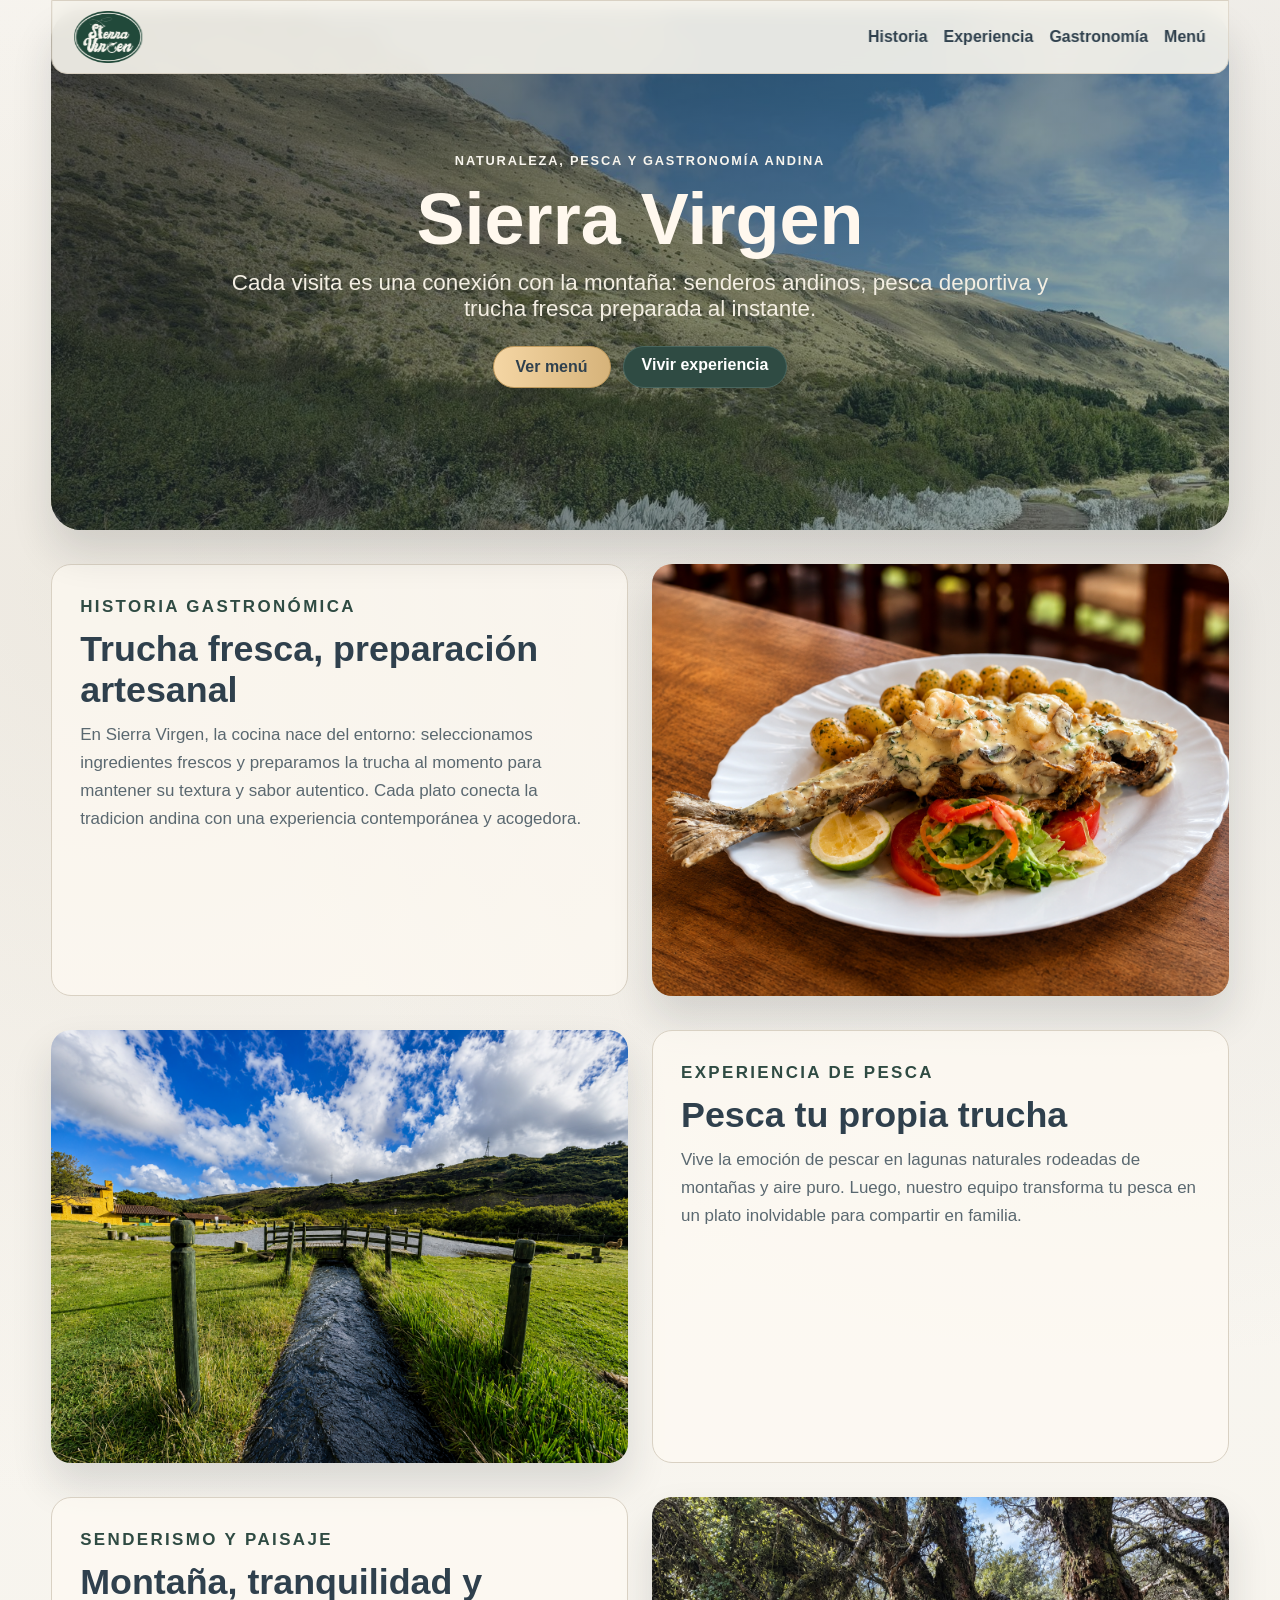
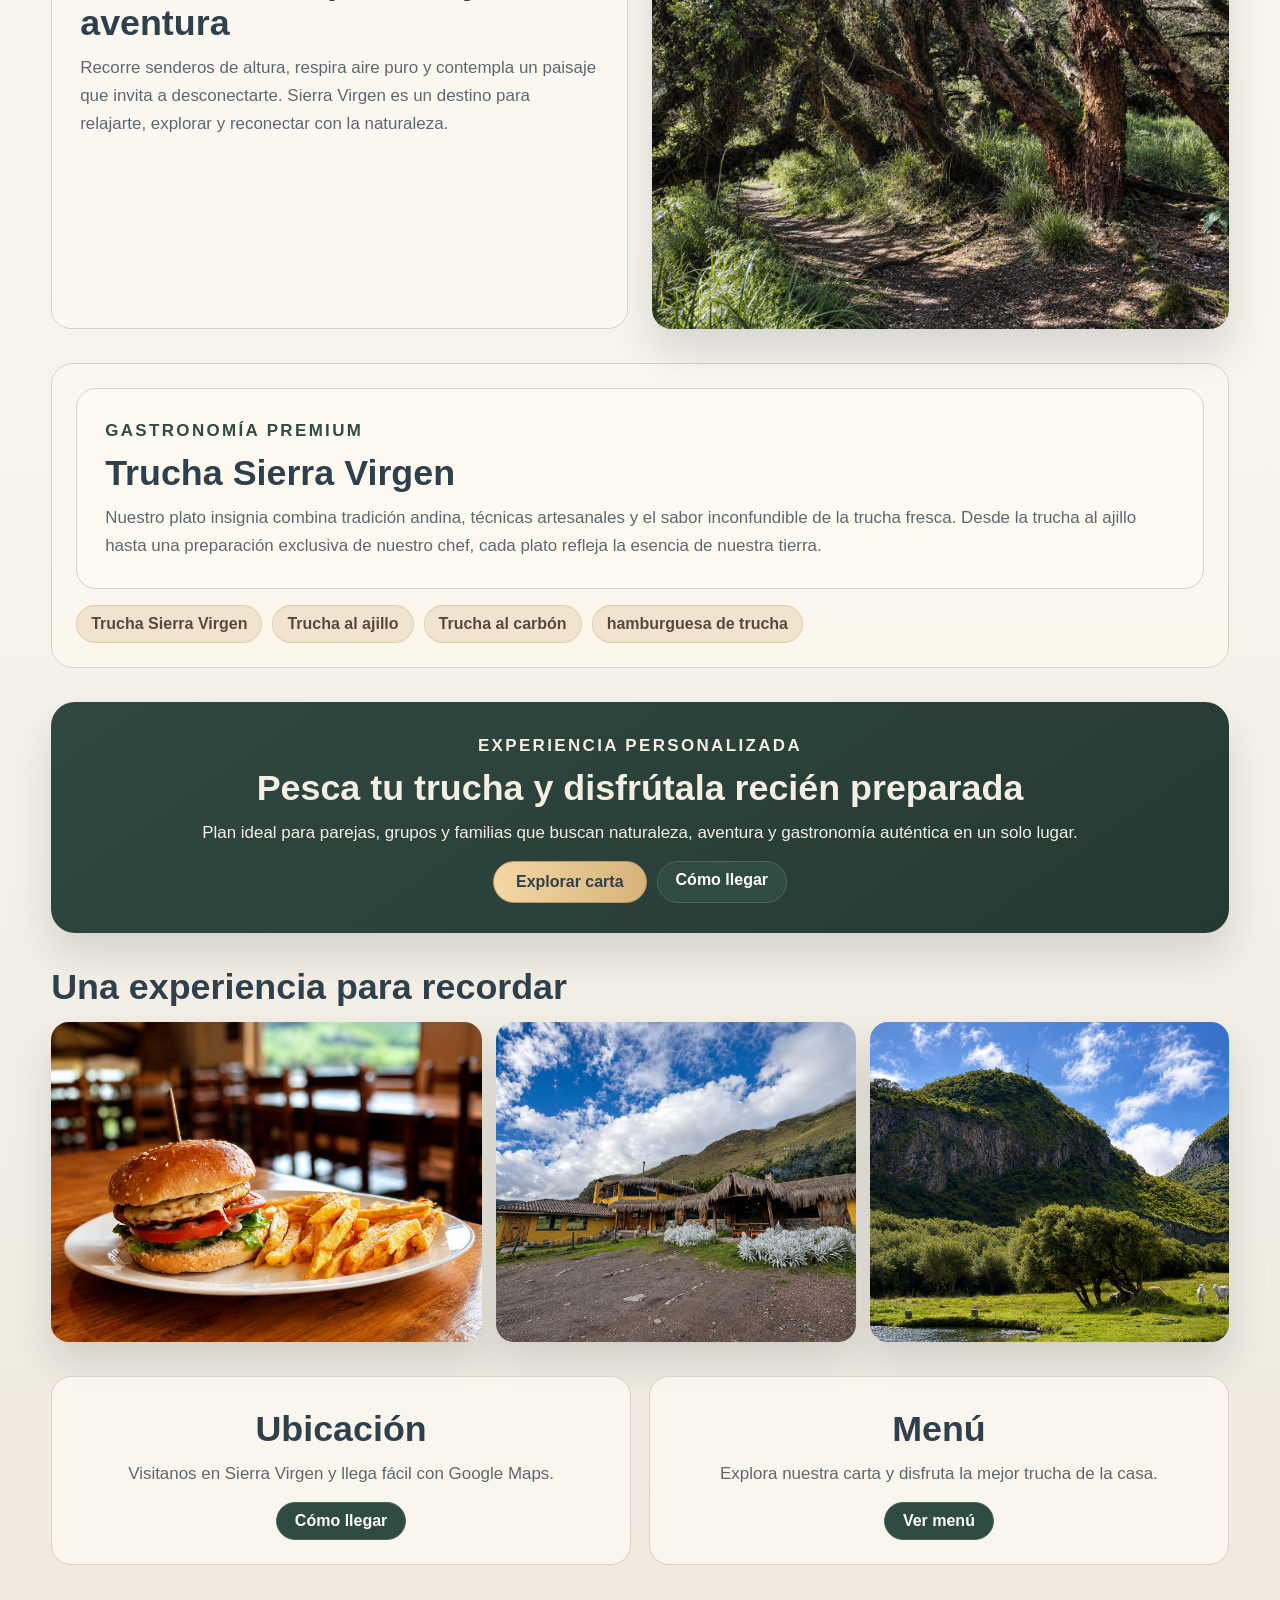
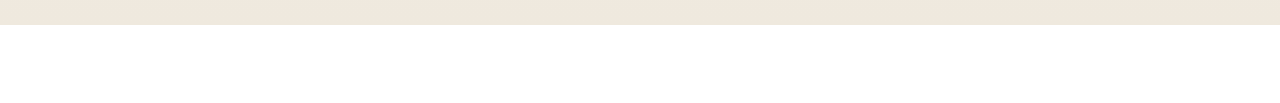
<file: index.html>
<!doctype html>
<html lang="es">
<head>
  <meta charset="UTF-8">
  <meta name="viewport" content="width=device-width, initial-scale=1.0">
  <title>Sierra Virgen | Experiencia Andina</title>
  <link rel="stylesheet" href="styles.css">
</head>
<body>
  <header class="topbar">
    <img class="brand-logo" src="Logo1.png" alt="Sierra Virgen" loading="eager">
    <nav class="topnav" aria-label="Navegacion principal">
      <a href="#historia">Historia</a>
      <a href="#experiencia">Experiencia</a>
      <a href="#gastronomia">Gastronomía</a>
      <a href="menu.html">Menú</a>
    </nav>
  </header>

  <main class="page premium">
    <section class="hero hero-premium">
      <img class="hero-bg" src="fondoTitulos.png" alt="" loading="eager">
      <div class="hero-overlay"></div>
      <div class="hero-content">
        <p class="eyebrow">Naturaleza, pesca y gastronomía andina</p>
        <h1>Sierra Virgen</h1>
        <p class="tagline">Cada visita es una conexión con la montaña: senderos andinos, pesca deportiva y trucha fresca preparada al instante.</p>
        <div class="hero-actions">
          <a class="btn btn-primary" href="menu.html">Ver menú</a>
          <a class="btn btn-ghost" href="#experiencia">Vivir experiencia</a>
        </div>
      </div>
    </section>

    <section class="story-grid" id="historia" aria-label="Historia gastronomica">
      <article class="text-card">
        <p class="eyebrow">Historia gastronómica</p>
        <h2>Trucha fresca, preparación artesanal</h2>
        <p>En Sierra Virgen, la cocina nace del entorno: seleccionamos ingredientes frescos y preparamos la trucha al momento para mantener su textura y sabor autentico. Cada plato conecta la tradicion andina con una experiencia contemporánea y acogedora.</p>
      </article>
      <img class="section-photo" src="TruchaSierraVirgen.png" alt="Preparacion artesanal " loading="lazy">
    </section>

    <section class="split" id="experiencia" aria-label="Experiencia de pesca deportiva">
      <img class="section-photo" src="laguna 1.png" alt="Pesca deportiva" loading="lazy">
      <article class="text-card">
        <p class="eyebrow">Experiencia de pesca</p>
        <h2>Pesca tu propia trucha</h2>
        <p>Vive la emoción de pescar en lagunas naturales rodeadas de montañas y aire puro. Luego, nuestro equipo transforma tu pesca en un plato inolvidable para compartir en familia.</p>
      </article>
    </section>

    <section class="split reverse" aria-label="Senderismo y paisaje andino">
      <img class="section-photo" src="Sendero.png" alt="Senderos y paisajes andinos" loading="lazy">
      <article class="text-card">
        <p class="eyebrow">Senderismo y paisaje</p>
        <h2>Montaña, tranquilidad y aventura</h2>
        <p>Recorre senderos de altura, respira aire puro y contempla un paisaje que invita a desconectarte. Sierra Virgen es un destino para relajarte, explorar y reconectar con la naturaleza.</p>
      </article>
    </section>

    <section class="gastronomy" id="gastronomia" aria-label="Gastronomia premium">
      <article class="text-card wide">
        <p class="eyebrow">Gastronomía premium</p>
        <h2>Trucha Sierra Virgen</h2>
        <p>Nuestro plato insignia combina tradición andina, técnicas artesanales y el sabor inconfundible de la trucha fresca. Desde la trucha al ajillo hasta una preparación exclusiva de nuestro chef, cada plato refleja la esencia de nuestra tierra.</p>
      </article>
      <div class="dish-list">
        <article class="dish-pill">Trucha Sierra Virgen</article>
        <article class="dish-pill">Trucha al ajillo</article>
        <article class="dish-pill">Trucha al carbón</article>
        <article class="dish-pill">hamburguesa de trucha</article>
      </div>
    </section>

    <section class="cta-experience" aria-label="Experiencia personalizada">
      <p class="eyebrow">Experiencia personalizada</p>
      <h2>Pesca tu trucha y disfrútala recién preparada</h2>
      <p>Plan ideal para parejas, grupos y familias que buscan naturaleza, aventura y gastronomía auténtica en un solo lugar.</p>
      <div class="location-actions">
        <a class="btn btn-primary" href="menu.html">Explorar carta</a>
        <a class="btn btn-ghost" href="https://maps.app.goo.gl/nBw2a1eak3SuN5ys7" target="_blank" rel="noopener noreferrer">Cómo llegar</a>
      </div>
    </section>

    <section class="editorial" aria-label="Galeria visual editorial">
      <h2>Una experiencia para recordar</h2>
      <div class="editorial-grid">
        <img src="Hamburguesa 1.png" alt="Plato de trucha en montaje editorial" loading="lazy">
        <img src="restaurante 2.png" alt="Lago y montanas en entorno andino" loading="lazy">
        <img src="ArbolPesca 3.png" alt="Familia disfrutando experiencia Sierra Virgen" loading="lazy">
      </div>
    </section>

    <section class="info-grid" aria-label="Accesos rapidos">
      <section class="location" id="ubicacion" aria-label="Ubicacion del restaurante">
        <h2>Ubicación</h2>
        <p>Visitanos en Sierra Virgen y llega fácil con Google Maps.</p>
        <div class="location-actions">
          <a class="btn btn-ghost" href="https://maps.app.goo.gl/nBw2a1eak3SuN5ys7" target="_blank" rel="noopener noreferrer">Cómo llegar</a>
        </div>
      </section>

      <section class="location" aria-label="Acceso al menu digital">
        <h2>Menú</h2>
        <p>Explora nuestra carta y disfruta la mejor trucha de la casa.</p>
        <div class="location-actions">
          <a class="btn btn-ghost" href="menu.html">Ver menú</a>
        </div>
      </section>
    </section>

  </main>

<script>
  const topbar = document.querySelector('.topbar');
  const hero = document.querySelector('.hero');
  if (topbar && hero) {
    const observer = new IntersectionObserver(([entry]) => {
      topbar.classList.toggle('fixed', !entry.isIntersecting);
    }, { rootMargin: '-60px 0px 0px' });
    observer.observe(hero);
  }
</script>
</body>
</html>
</file>
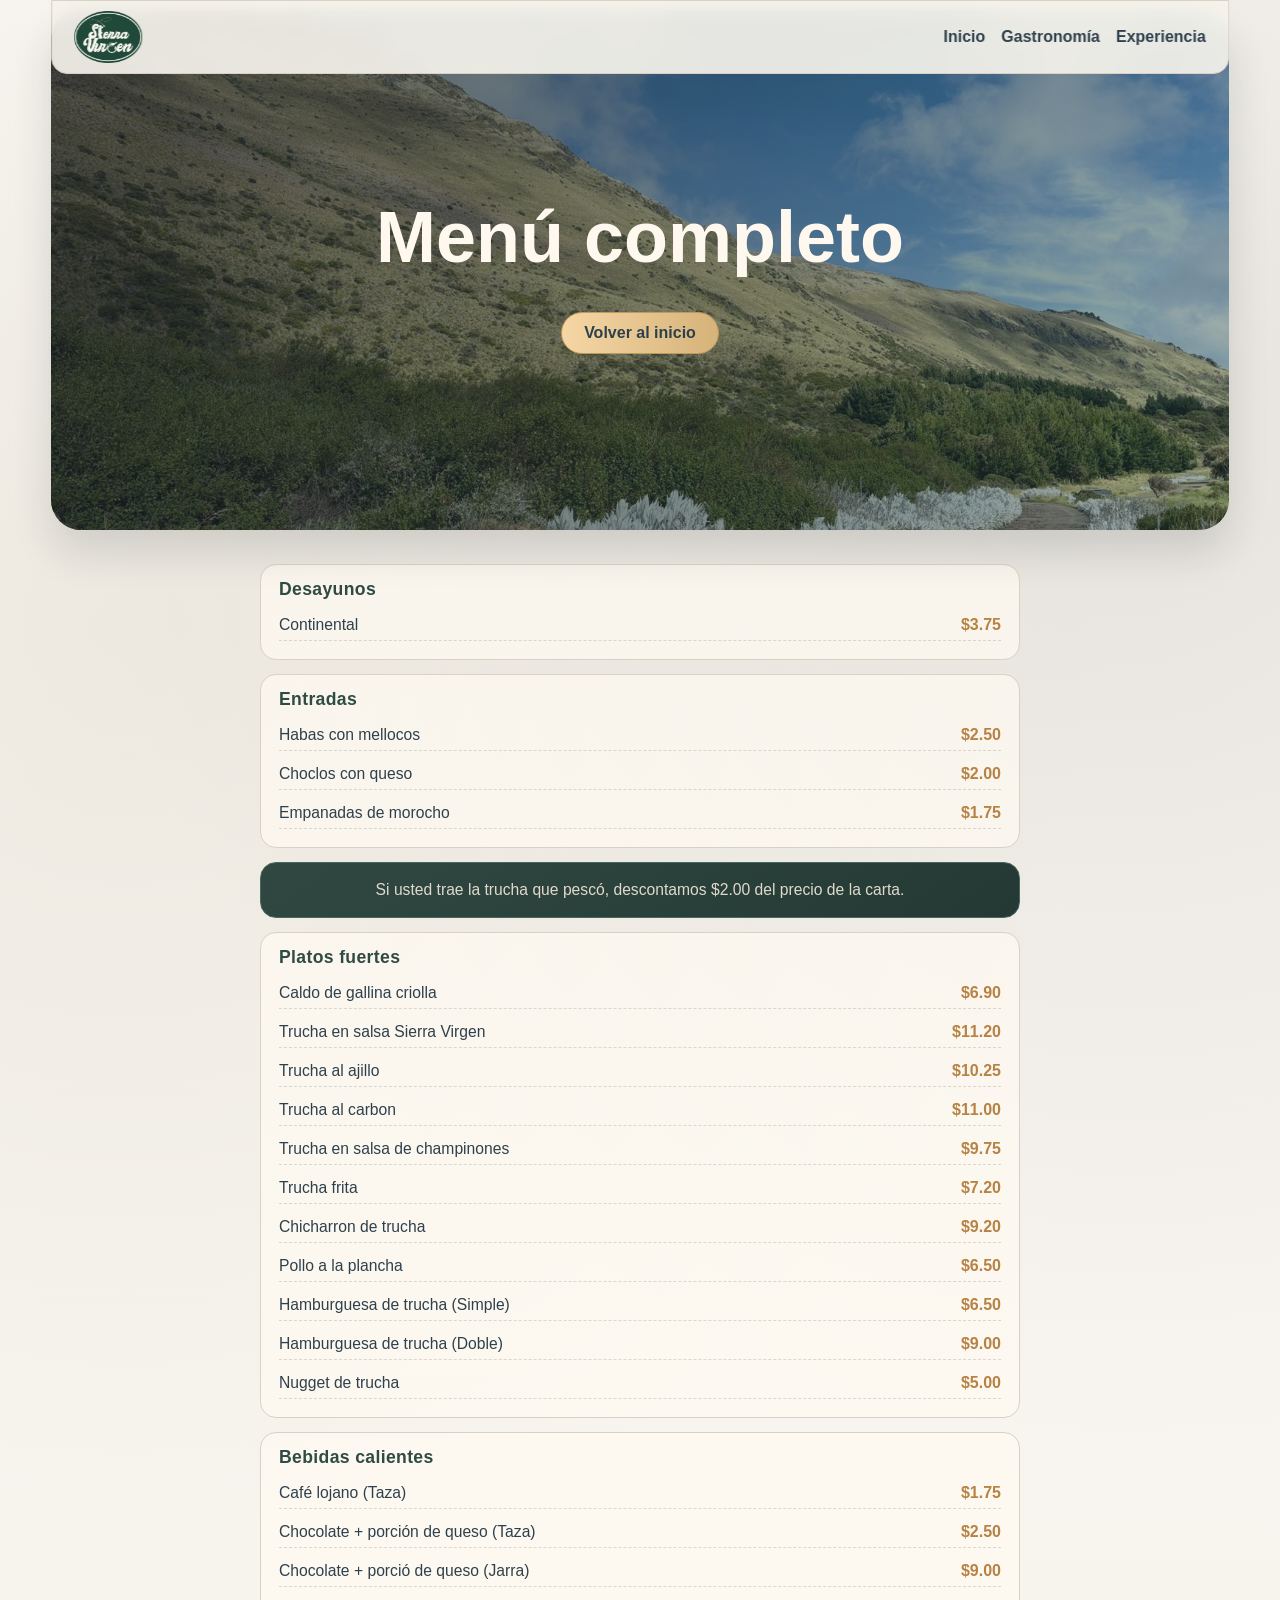
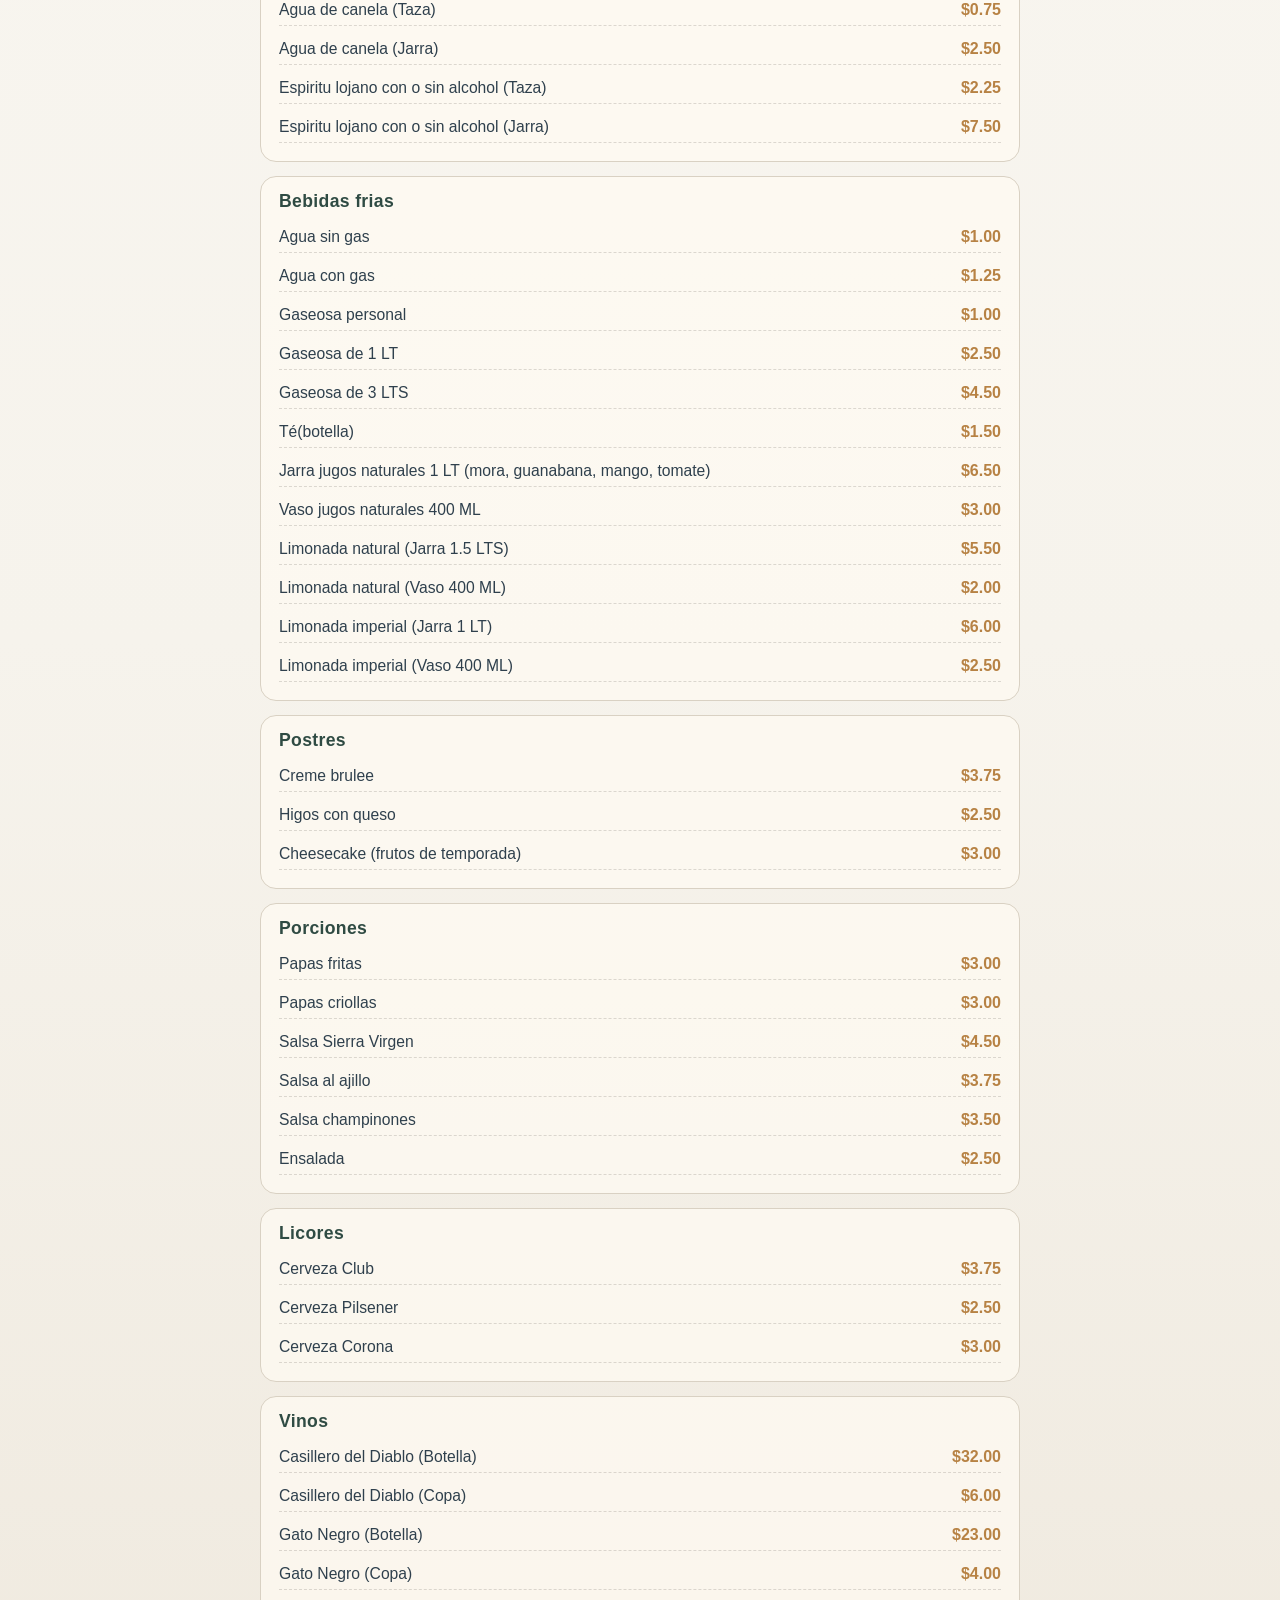
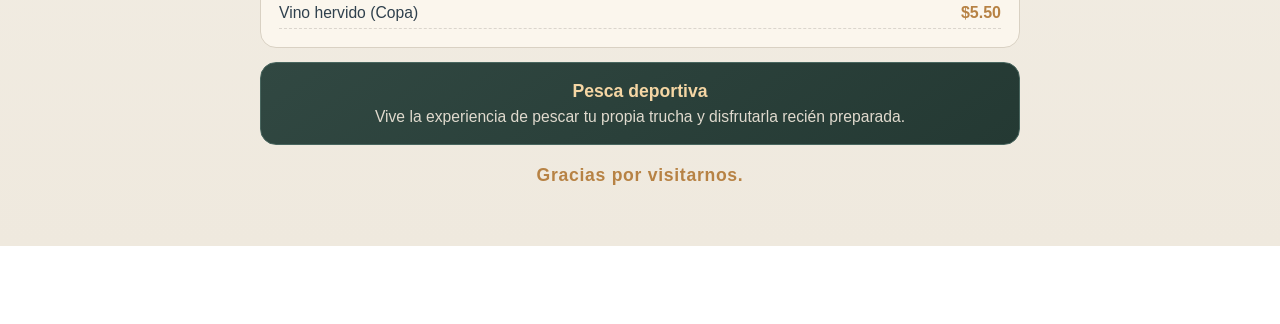
<file: menu.html>
<!doctype html>
<html lang="es">
<head>
  <meta charset="UTF-8">
  <meta name="viewport" content="width=device-width, initial-scale=1.0">
  <title>Sierra Virgen | Carta</title>
  <link rel="stylesheet" href="styles.css">
</head>
<body>
  <header class="topbar">
    <img class="brand-logo" src="Logo1.png" alt="Sierra Virgen" loading="eager">
    <nav class="topnav" aria-label="Navegacion principal">
      <a href="index.html">Inicio</a>
      <a href="index.html#gastronomia">Gastronomía</a>
      <a href="index.html#experiencia">Experiencia</a>
    </nav>
  </header>

  <main class="page">
    <section class="hero">
      <img class="hero-bg" src="fondoTitulos.png" alt="" loading="eager">
      <div class="hero-overlay"></div>
      <div class="hero-content">
        <h1>Menú completo</h1>
        <div class="hero-actions">
          <a class="btn btn-primary" href="index.html">Volver al inicio</a>
        </div>
      </div>
    </section>

    <section class="menu-section" id="menu" aria-label="Menu completo">
      <div class="menu-written" aria-label="Carta escrita de Sierra Virgen">

        <div class="menu-block">
          <h3 class="menu-heading">Desayunos</h3>
          <ul>
            <li><span>Continental</span><strong>$3.75</strong></li>
          </ul>
        </div>

        <div class="menu-block">
          <h3 class="menu-heading">Entradas</h3>
          <ul>
            <li><span>Habas con mellocos</span><strong>$2.50</strong></li>
            <li><span>Choclos con queso</span><strong>$2.00</strong></li>
            <li><span>Empanadas de morocho</span><strong>$1.75</strong></li>
          </ul>
        </div>

        <section class="promo">
          <p>Si usted trae la trucha que pescó, descontamos $2.00 del precio de la carta.</p>
        </section>

        <div class="menu-block">
          <h3 class="menu-heading">Platos fuertes</h3>
          <ul>
            <li><span>Caldo de gallina criolla</span><strong>$6.90</strong></li>
            <li><span>Trucha en salsa Sierra Virgen</span><strong>$11.20</strong></li>
            <li><span>Trucha al ajillo</span><strong>$10.25</strong></li>
            <li><span>Trucha al carbon</span><strong>$11.00</strong></li>
            <li><span>Trucha en salsa de champinones</span><strong>$9.75</strong></li>
            <li><span>Trucha frita</span><strong>$7.20</strong></li>
            <li><span>Chicharron de trucha</span><strong>$9.20</strong></li>
            <li><span>Pollo a la plancha</span><strong>$6.50</strong></li>
            <li><span>Hamburguesa de trucha (Simple)</span><strong>$6.50</strong></li>
            <li><span>Hamburguesa de trucha (Doble)</span><strong>$9.00</strong></li>
            <li><span>Nugget de trucha</span><strong>$5.00</strong></li>
          </ul>
        </div>

        <div class="menu-block">
          <h3 class="menu-heading">Bebidas calientes</h3>
          <ul>
            <li><span>Café lojano (Taza)</span><strong>$1.75</strong></li>
            <li><span>Chocolate + porción de queso (Taza)</span><strong>$2.50</strong></li>
            <li><span>Chocolate + porció de queso (Jarra)</span><strong>$9.00</strong></li>
            <li><span>Agua de canela (Taza)</span><strong>$0.75</strong></li>
            <li><span>Agua de canela (Jarra)</span><strong>$2.50</strong></li>
            <li><span>Espiritu lojano con o sin alcohol (Taza)</span><strong>$2.25</strong></li>
            <li><span>Espiritu lojano con o sin alcohol (Jarra)</span><strong>$7.50</strong></li>
          </ul>
        </div>

        <div class="menu-block">
          <h3 class="menu-heading">Bebidas frias</h3>
          <ul>
            <li><span>Agua sin gas</span><strong>$1.00</strong></li>
            <li><span>Agua con gas</span><strong>$1.25</strong></li>
            <li><span>Gaseosa personal</span><strong>$1.00</strong></li>
            <li><span>Gaseosa de 1 LT</span><strong>$2.50</strong></li>
            <li><span>Gaseosa de 3 LTS</span><strong>$4.50</strong></li>
            <li><span>Té(botella)</span><strong>$1.50</strong></li>
            <li><span>Jarra jugos naturales 1 LT (mora, guanabana, mango, tomate)</span><strong>$6.50</strong></li>
            <li><span>Vaso jugos naturales 400 ML</span><strong>$3.00</strong></li>
            <li><span>Limonada natural (Jarra 1.5 LTS)</span><strong>$5.50</strong></li>
            <li><span>Limonada natural (Vaso 400 ML)</span><strong>$2.00</strong></li>
            <li><span>Limonada imperial (Jarra 1 LT)</span><strong>$6.00</strong></li>
            <li><span>Limonada imperial (Vaso 400 ML)</span><strong>$2.50</strong></li>
          </ul>
        </div>

        <div class="menu-block">
          <h3 class="menu-heading">Postres</h3>
          <ul>
            <li><span>Creme brulee</span><strong>$3.75</strong></li>
            <li><span>Higos con queso</span><strong>$2.50</strong></li>
            <li><span>Cheesecake (frutos de temporada)</span><strong>$3.00</strong></li>
          </ul>
        </div>

        <div class="menu-block">
          <h3 class="menu-heading">Porciones</h3>
          <ul>
            <li><span>Papas fritas</span><strong>$3.00</strong></li>
            <li><span>Papas criollas</span><strong>$3.00</strong></li>
            <li><span>Salsa Sierra Virgen</span><strong>$4.50</strong></li>
            <li><span>Salsa al ajillo</span><strong>$3.75</strong></li>
            <li><span>Salsa champinones</span><strong>$3.50</strong></li>
            <li><span>Ensalada</span><strong>$2.50</strong></li>
          </ul>
        </div>

        <div class="menu-block">
          <h3 class="menu-heading">Licores</h3>
          <ul>
            <li><span>Cerveza Club</span><strong>$3.75</strong></li>
            <li><span>Cerveza Pilsener</span><strong>$2.50</strong></li>
            <li><span>Cerveza Corona</span><strong>$3.00</strong></li>
          </ul>
        </div>

        <div class="menu-block">
          <h3 class="menu-heading">Vinos</h3>
          <ul>
            <li><span>Casillero del Diablo (Botella)</span><strong>$32.00</strong></li>
            <li><span>Casillero del Diablo (Copa)</span><strong>$6.00</strong></li>
            <li><span>Gato Negro (Botella)</span><strong>$23.00</strong></li>
            <li><span>Gato Negro (Copa)</span><strong>$4.00</strong></li>
            <li><span>Vino hervido (Copa)</span><strong>$5.50</strong></li>
          </ul>
        </div>

        <section class="promo">
          <h3>Pesca deportiva</h3>
          <p>Vive la experiencia de pescar tu propia trucha y disfrutarla recién preparada.</p>
        </section>

        <p class="thanks">Gracias por visitarnos.</p>
      </div>
    </section>
  </main>

<script>
  const topbar = document.querySelector('.topbar');
  const hero = document.querySelector('.hero');
  if (topbar && hero) {
    const observer = new IntersectionObserver(([entry]) => {
      topbar.classList.toggle('fixed', !entry.isIntersecting);
    }, { rootMargin: '-60px 0px 0px' });
    observer.observe(hero);
  }
</script>
</body>
</html>
</file>
<file: styles.css>
:root {
  --bg: #f6f3ec;
  --ink: #2f404d;
  --ink-soft: #5a6870;
  --panel: #f3eee4;
  --forest: #2f4b43;
  --wood: #9f998f;
  --line: #d9d1c3;
  --accent: #b78244;
  --shadow: 0 22px 40px rgba(30, 35, 40, 0.14);
}

* {
  box-sizing: border-box;
}

body {
  margin: 0;
  font-family: "Segoe UI", "Trebuchet MS", sans-serif;
  color: var(--ink);
  background:
    radial-gradient(circle at 10% 18%, rgba(210, 201, 185, 0.32), transparent 32%),
    radial-gradient(circle at 88% 12%, rgba(159, 153, 143, 0.22), transparent 32%),
    linear-gradient(180deg, #fbf9f5 0%, var(--bg) 65%, #efe9de 100%);
}

.topbar {
  width: min(1180px, 92vw);
  margin: 0 auto;
  padding: 18px 0 8px;
  display: flex;
  justify-content: space-between;
  align-items: center;
}

.brand-logo {
  height: 52px;
  width: auto;
  display: block;
}

.topbar.fixed {
  position: fixed;
  top: 0;
  left: 50%;
  transform: translateX(-50%);
  z-index: 100;
  padding: 10px 22px;
  margin: 0 auto;
  background: rgba(246, 243, 236, 0.92);
  border: 1px solid var(--line);
  border-radius: 0 0 16px 16px;
  backdrop-filter: blur(8px);
  width: min(1180px, 92vw);
}

.topnav {
  display: flex;
  gap: 16px;
}

.topnav a {
  color: var(--ink);
  text-decoration: none;
  font-weight: 600;
}

.page {
  width: min(1180px, 92vw);
  margin: 0 auto;
  padding: 10px 0 60px;
}

.hero {
  position: relative;
  border-radius: 30px;
  overflow: hidden;
  min-height: 520px;
  box-shadow: var(--shadow);
}

.hero-bg {
  position: absolute;
  inset: 0;
  width: 100%;
  height: 100%;
  object-fit: cover;
  display: block;
}

.hero-overlay {
  position: absolute;
  inset: 0;
  background: linear-gradient(110deg, rgba(24, 31, 36, 0.74), rgba(47, 75, 67, 0.44));
}

.hero-content {
  position: absolute;
  inset: 0;
  display: grid;
  align-content: center;
  justify-items: center;
  padding: 30px;
  text-align: center;
}

.eyebrow {
  margin: 0;
  color: #f8f5ee;
  text-transform: uppercase;
  letter-spacing: 0.14em;
  font-size: 0.8rem;
  font-weight: 700;
}

.hero h1 {
  margin: 10px 0;
  font-size: clamp(2.2rem, 7vw, 4.5rem);
  color: #fff8ee;
}

.tagline {
  margin: 0;
  max-width: 820px;
  font-size: clamp(1.05rem, 2.4vw, 1.4rem);
  color: #f3eee2;
}

.hero-actions {
  margin-top: 24px;
  display: flex;
  gap: 12px;
  flex-wrap: wrap;
  justify-content: center;
}

.btn {
  display: inline-block;
  padding: 11px 22px;
  border-radius: 999px;
  text-decoration: none;
  font-weight: 700;
}

.btn-primary {
  color: #2f404d;
  background: linear-gradient(90deg, #f5d6a4, #d6b37a);
  border: 1px solid #c09a5d;
}

.btn-ghost {
  color: #fff;
  background: var(--forest);
  border: 1px solid #49665f;
  padding: 9px 18px;
}

.story-grid,
.split,
.gastronomy,
.cta-experience,
.editorial,
.info-grid {
  margin-top: 34px;
}

.story-grid,
.split {
  display: grid;
  grid-template-columns: repeat(2, minmax(0, 1fr));
  gap: 24px;
  align-items: stretch;
}

.split.reverse {
  direction: rtl;
}

.split.reverse > * {
  direction: ltr;
}

.section-photo {
  width: 100%;
  height: 100%;
  min-height: 350px;
  object-fit: cover;
  border-radius: 20px;
  box-shadow: var(--shadow);
  background: #c9c0b4;
}

.text-card {
  background: rgba(255, 251, 243, 0.68);
  border: 1px solid var(--line);
  border-radius: 20px;
  padding: 28px;
}

.text-card .eyebrow,
.cta-experience .eyebrow {
  color: var(--forest);
}

.text-card h2,
.gastronomy h2,
.cta-experience h2,
.editorial h2,
.location h2 {
  margin: 8px 0 10px;
  font-size: clamp(1.55rem, 2.8vw, 2.35rem);
  color: var(--ink);
}

.text-card p,
.gastronomy p,
.cta-experience p,
.location p {
  margin: 0;
  font-size: 1.06rem;
  line-height: 1.65;
  color: var(--ink-soft);
}

.gastronomy {
  background: rgba(255, 250, 240, 0.7);
  border: 1px solid var(--line);
  border-radius: 22px;
  padding: 24px;
}

.dish-list {
  margin-top: 16px;
  display: flex;
  gap: 10px;
  flex-wrap: wrap;
}

.dish-pill {
  background: #f0e4cf;
  color: #59493c;
  border: 1px solid #dbc8a9;
  border-radius: 999px;
  padding: 9px 14px;
  font-weight: 700;
}

.cta-experience {
  background: linear-gradient(145deg, #314842, #243933);
  border-radius: 24px;
  padding: 30px;
  text-align: center;
  box-shadow: var(--shadow);
}

.cta-experience h2,
.cta-experience p,
.cta-experience .eyebrow {
  color: #f5efe3;
}

.editorial-grid {
  margin-top: 14px;
  display: grid;
  grid-template-columns: 1.2fr 1fr 1fr;
  gap: 14px;
}

.editorial-grid img {
  width: 100%;
  height: 320px;
  object-fit: cover;
  border-radius: 18px;
  box-shadow: var(--shadow);
  background: #d2c8b9;
}

.info-grid {
  display: grid;
  grid-template-columns: repeat(2, minmax(0, 1fr));
  gap: 18px;
}

.location {
  background: rgba(255, 251, 243, 0.72);
  border: 1px solid var(--line);
  border-radius: 20px;
  padding: 24px;
  text-align: center;
}

.location-actions {
  margin-top: 14px;
  display: flex;
  justify-content: center;
  gap: 10px;
  flex-wrap: wrap;
}

/* Menu page premium styles */
.menu-section {
  margin-top: 34px;
  background: transparent;
  border: 0;
  border-radius: 0;
  padding: 0;
  box-shadow: none;
}

.menu-intro {
  margin: 0 0 12px;
  color: var(--ink-soft);
}

.menu-written {
  max-width: 760px;
  margin: 0 auto;
  display: grid;
  gap: 14px;
}

.menu-block {
  background: rgba(255, 251, 243, 0.72);
  border: 1px solid var(--line);
  border-radius: 16px;
  padding: 14px 18px 18px;
}

.menu-heading {
  margin: 0 0 10px;
  color: var(--forest);
  font-weight: 700;
  font-size: 1.1rem;
  letter-spacing: 0.02em;
}

.menu-block ul {
  list-style: none;
  margin: 0;
  padding: 0;
  display: grid;
  gap: 8px;
}

.menu-block li {
  display: flex;
  justify-content: space-between;
  gap: 10px;
  border-bottom: 1px dashed rgba(159, 153, 143, 0.35);
  padding: 6px 0;
}

.menu-block li span {
  color: var(--ink);
  font-size: 0.98rem;
}

.menu-block li strong {
  color: var(--accent);
  white-space: nowrap;
  font-weight: 700;
}

.promo {
  background: linear-gradient(145deg, #314842, #243933);
  border: 1px solid #49665f;
  border-radius: 16px;
  padding: 18px 20px;
  text-align: center;
}

.promo h3 {
  margin: 0 0 6px;
  color: #f5d6a4;
  font-size: 1.1rem;
}

.promo p {
  margin: 0;
  color: #e0dace;
  font-size: 0.98rem;
}

.thanks {
  margin: 6px 0 0;
  text-align: center;
  color: var(--accent);
  font-weight: 700;
  font-size: 1.1rem;
  letter-spacing: 0.04em;
}

@media (max-width: 900px) {
  .topbar {
    flex-direction: column;
    gap: 10px;
  }

  .topnav {
    flex-wrap: wrap;
    justify-content: center;
  }

  .story-grid,
  .split,
  .editorial-grid,
  .info-grid {
    grid-template-columns: 1fr;
  }

  .hero {
    min-height: 430px;
  }
}
</file>
